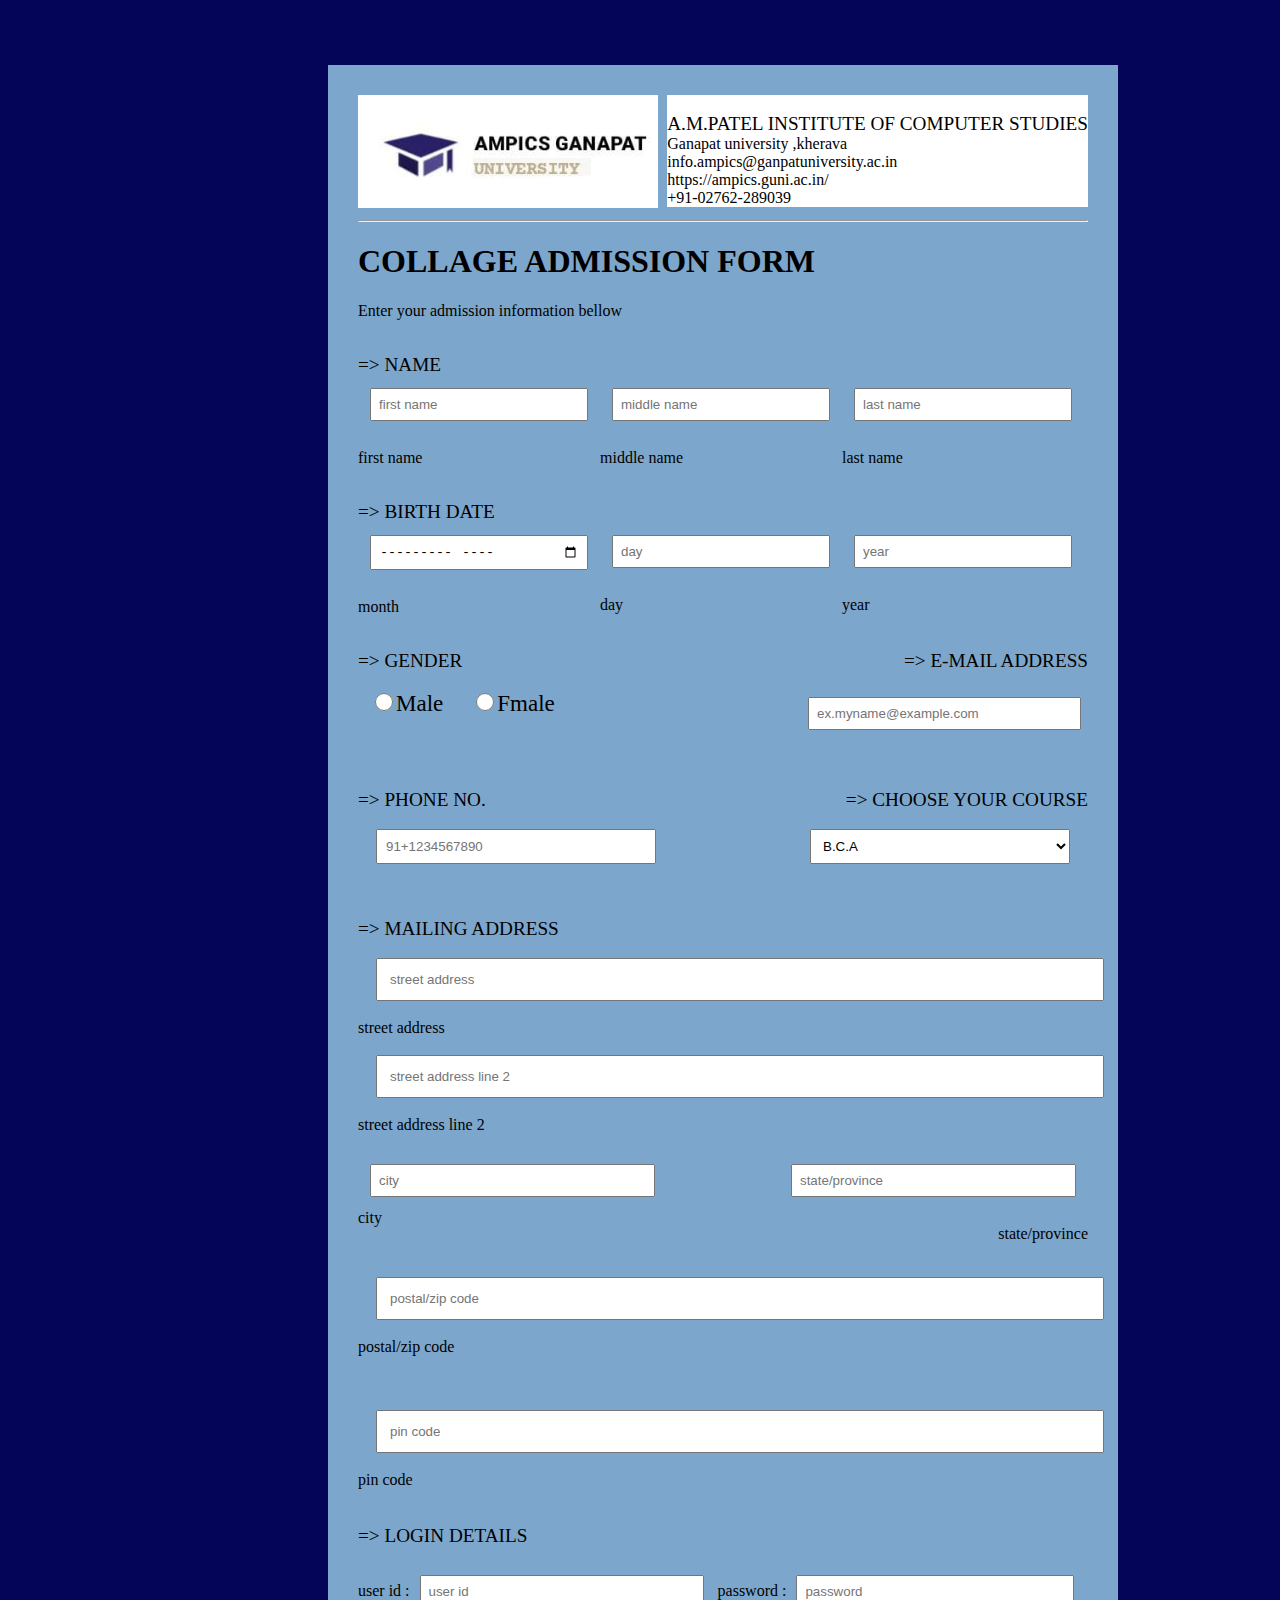
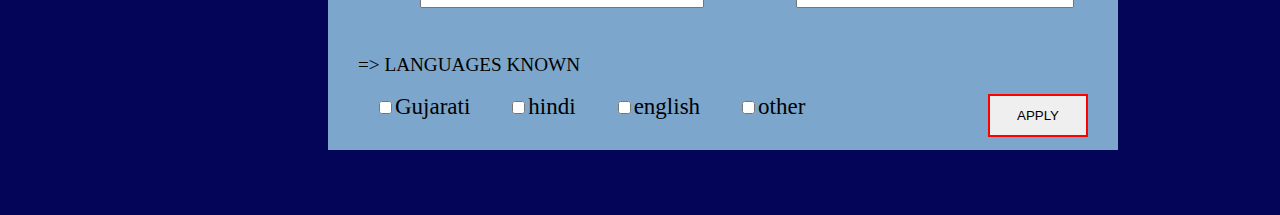
<file: amp/admission.html>
<!DOCTYPE html>
<html lang="en">
<head>
    <meta charset="UTF-8">
    <meta name="viewport" content="width=device-width, initial-scale=1.0">
    <title>admission form</title>
    <style>
    
    body
    {
        background-color: rgb(4, 4, 89);
    }

.adm
{
    background-color: white ;
    /* display: flex; */
    float: right;
    height: 150 px;
    
}
.form
{
    background-color: rgb(124, 166, 203);
    width: 730px;
    margin: 65px;
    padding: 30px;
    margin-left: 320px;
}
.a
{
    display: flex;

}
input[type=text],[type=month],[type=number]{
  
        margin: 12px;
        padding: 7px;
        width: 200px;
}
input[type=email]
{
    margin: 15px;
        padding: 7px;
        width: 255px;
}
input[type=text]:focus,[type=month]:focus,[type=number]:focus,[type=email]:focus,select:focus {
  background-color: lightblue;
}

label
{
    font-size: 23px;
    margin: 17px;    
}
    input[type="radio"] {
  width: 18px;
  height: 18px;
}
button
{
    border: 2px solid red;
    float: right;
    padding: 12px;
    width: 100px;
}

button:hover
{
    background-color: black;
    color: aliceblue;
}
    </style>
</head>
<body>
    <div class="form">

        <form>
            <img src="form.jpg" width="300">
            <div class="adm"><br><big>A.M.PATEL INSTITUTE OF COMPUTER STUDIES </big><br>
                    Ganapat university ,kherava<br>
                    info.ampics@ganpatuniversity.ac.in<br>
                    https://ampics.guni.ac.in/<br>
                     +91-02762-289039
            </div><hr>
            <h1>COLLAGE ADMISSION FORM</h1>
            <p>Enter your admission information bellow</p><br>

            <big>=> NAME</big>
            <div class="a">
             <span><input type="text" placeholder="first name"><p>first name</p></span>
             <span><input type="text" placeholder="middle name"><p>middle name</p></span>
             <span><input type="text" placeholder="last name"><p>last name</p></span>
            </div>
            <br>
            <big>=> BIRTH DATE</big>
            <div class="a">
             <span><input type="month"><p>month</p></span>
             <span><input type="number" placeholder="day"><p>day</p></span>
             <span><input type="text" placeholder="year"><p>year</p></span>
            </div>
            <br>
            <big>=> GENDER</big>  <big style="float: right;">=> E-MAIL ADDRESS</big><br><br>
          <label style="margin: 12px;">  <input type="radio" value="male" name="gender">Male</label>
          <label style="margin: 12px;">  <input type="radio" value="female" name="gender">Fmale</label>
            
          
          <input type="email" placeholder="ex.myname@example.com" style="float: right; margin: 7px;"><br><br><br><br><br>

          <big>=> PHONE NO.</big>  <big style="float: right;">=> CHOOSE YOUR COURSE</big>  <br>
        <input type="number"placeholder="91+1234567890" style="margin: 18px; padding: 8px; width: 260px;">  <select style="float: right; margin: 18px; padding: 8px; width: 260px">
                                <option>B.C.A</option>
                                <option>M.C.A</option>
                                <option>IMCA</option>
                                <option>HON.BCA</option>
                                </select><br><br><br>

        <big>=> MAILING ADDRESS</big> <br>
        <input type="text" style="margin: 18px; padding: 12px; width: 700px;" placeholder="street address"><br>street address
        <input type="text" style="margin: 18px; padding: 12px; width: 700px;" placeholder="street address line 2"><br>street address line 2<br><br>

        <input type="text" placeholder="city" style="margin: 12px;
        padding: 7px;
        width: 267px;">  <input type="text" placeholder="state/province" style="margin: 12px; float: right;
        padding: 7px;
        width: 267px;" ><br>
        city<p style="float: right;">state/province</p><br>
        <input type="text" style="margin: 18px; padding: 12px; width: 700px;" placeholder="postal/zip code"><br>postal/zip code<br><br><br>
        <input type="text" style="margin: 18px; padding: 12px; width: 700px;" placeholder="pin code"><br>pin code<br><br><br>
        
        <big>=> LOGIN DETAILS</big> <br><br>
        user id :<input type="text" placeholder="user id "  style="margin: 10px;
        padding: 7px;
        width: 266px;"> 
        password :<input type="text" placeholder="password "  style="margin: 10px;
        padding: 7px;
        width: 260px;"> <br><br><br>

<big>=> LANGUAGES KNOWN</big> <br><br>
<label><input type="checkbox" name="l" value="gujarati">Gujarati</label>
<label><input type="checkbox" name="l" value="hindi">hindi</label>
<label><input type="checkbox" name="l" value="english">english</label>
<label><input type="checkbox" name="l" value="other">other</label>
        
    <button>APPLY</button>
</form>

    </div>
</body>
</html>
</file>
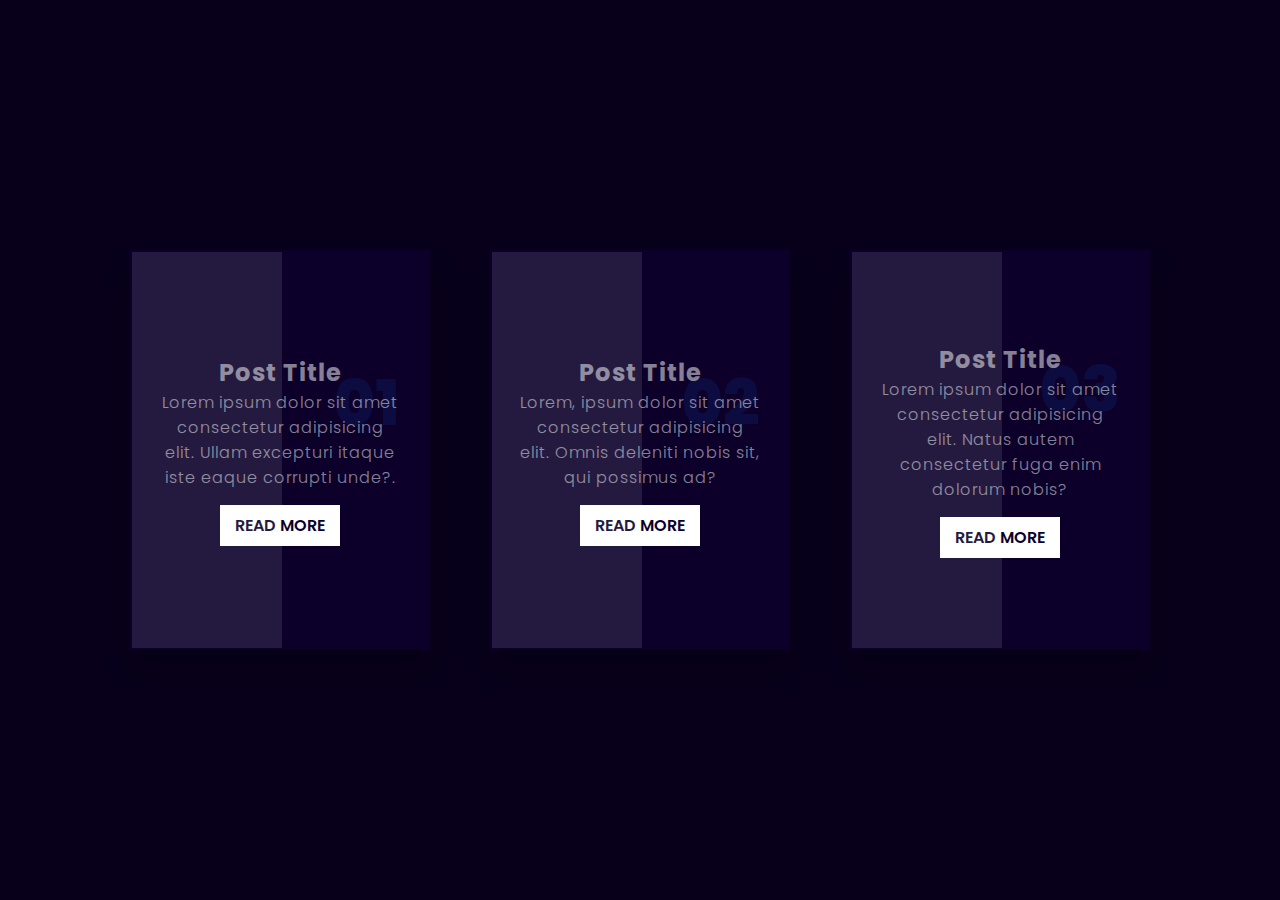
<file: amp/index1.html>
<!DOCTYPE html>
<html lang="en">
<head>
  <meta charset="UTF-8">
  <meta name="viewport" content="width=device-width, initial-scale=1.0">
  <link rel="stylesheet" href="index1.css">
  <title>Document</title>
</head>
<body>

<div class="container">
  <div class="card">
    <span></span>
    <span></span>
    <span></span>
    <span></span>
    <div class="content">
      <h2>01</h2>
      <h3>Post Title</h3>
      <p>Lorem ipsum dolor sit amet consectetur adipisicing elit. Ullam excepturi itaque iste eaque corrupti unde?.</p>
      <a href="#">Read More</a>
    </div>
  </div>
  <div class="card">
    <span></span>
    <span></span>
    <span></span>
    <span></span>
    <div class="content">
      <h2>02</h2>
      <h3>Post Title</h3>
      <p>Lorem, ipsum dolor sit amet consectetur adipisicing elit. Omnis deleniti nobis sit, qui possimus ad?</p>
      <a href="#">Read More</a>
    </div>
  </div>
  <div class="card">
    <span></span>
    <span></span>
    <span></span>
    <span></span>
    <div class="content">
      <h2>03</h2>
      <h3>Post Title</h3>
      <p>Lorem ipsum dolor sit amet consectetur adipisicing elit. Natus autem consectetur fuga enim dolorum nobis?</p>
      <a href="#">Read More</a>
    </div>
  </div>
</div>

</body>
</html>
</file>
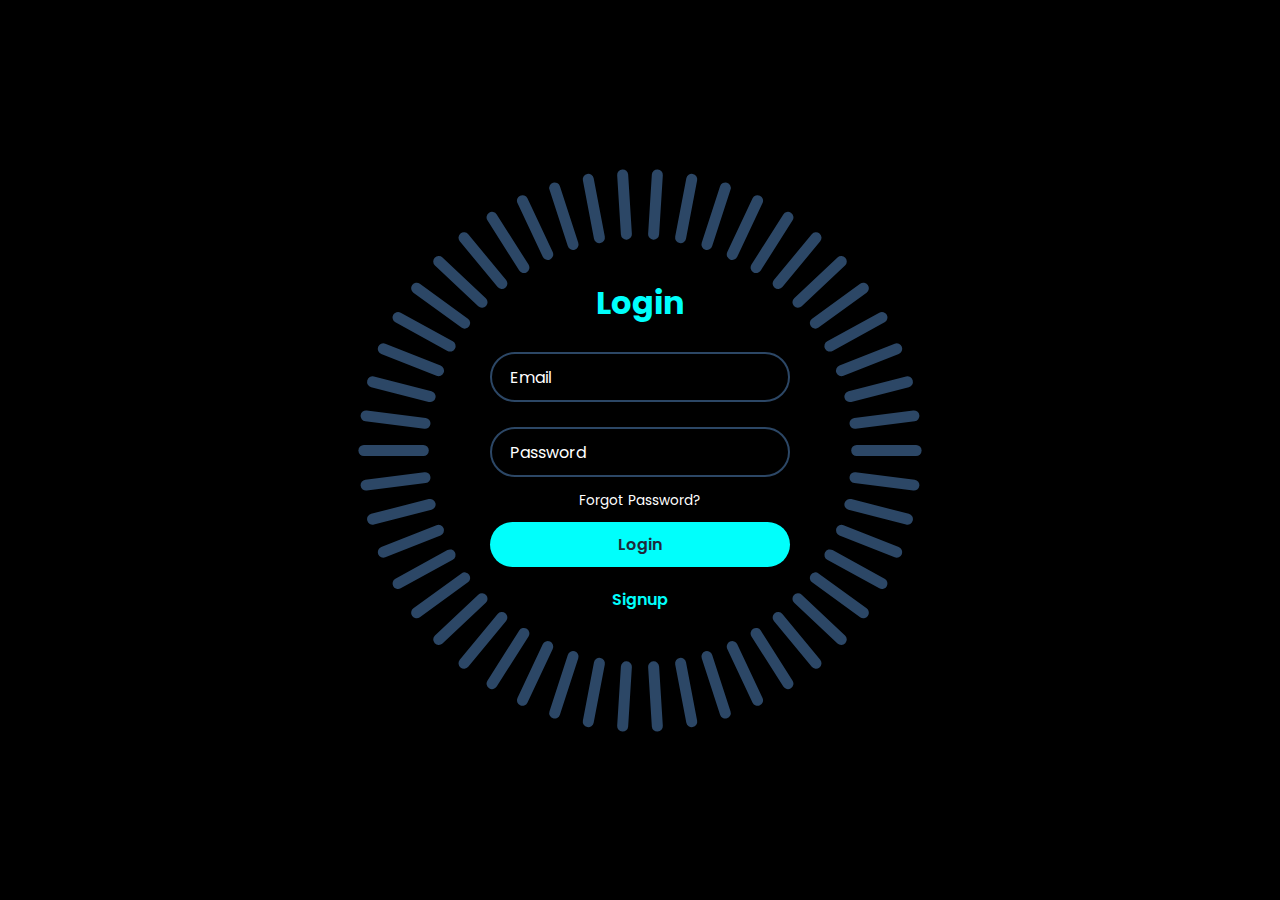
<file: amp/login.html>
<!DOCTYPE html>
<html lang="en" >
<head>
  <meta charset="UTF-8">
  <title>login  form</title>
  <link rel="stylesheet" href="https://cdnjs.cloudflare.com/ajax/libs/font-awesome/5.15.3/css/all.min.css">

  <style>
    @import url("https://fonts.googleapis.com/css2?family=Poppins:wght@400;500&display=swap");
* {
  margin: 0;
  padding: 0;
  font-family: "Poppins";
  box-sizing: border-box;
}

body {
  display: flex;
  justify-content: center;
  align-items: center;
  background: #000;
  min-height: 100vh;
}

.container {
  position: relative;
  width: 256px;
  height: 256px;
  display: flex;
  justify-content: center;
  align-items: center;
}

.container span {
  position: absolute;
  left: 0;
  width: 32px;
  height: 5px;
  background: #2c4766;
  border-radius: 8px;
  transform-origin: 128px;
  transform: scale(2.2) rotate(calc(var(--i) * (360deg / 50)));
  animation: animateBlink 1s linear infinite;
  animation-delay: calc(var(--i) * (3s / 50));
}

@keyframes animateBlink {
  0% {
    background: #00fffc;
  }

  25% {
    background: #2c4766;
  }
}

.login-box {
  position: absolute;
  width: 400px;
}

.login-box form {
  width: 100%;
  padding: 0 50px;
}

h2 {
  font-size: 2em;
  color: #00fffc;
  text-align: center;
}
.input-box {
  position: relative;
  margin: 25px 0;
}

.input-box input {
  width: 100%;
  height: 50px;
  background: transparent;
  border: 2px solid #2c4766;
  outline: none;
  border-radius: 40px;
  font-size: 1em;
  color: #fff;
  padding: 0 20px;
  transition: 0.5s;
}

.input-box input:focus,
.input-box input:valid {
  border-color: #00fffc;
}

.input-box label {
  position: absolute;
  top: 50%;
  left: 20px;
  transform: translateY(-50%);
  font-size: 1em;
  color: #fff;
  pointer-events: none;
  transition: 0.5s ease;
}

.input-box input:focus ~ label,
.input-box input:valid ~ label {
  top: 1px;
  font-size: 0.8em;
  background-color: #1f293a;
  padding: 0 6px;
  color: #00fffc;
}

.forgot-password {
  margin: -15px 0 10px;
  text-align: center;
}

.forgot-password a {
  font-size: 0.85em;
  color: #fff;
  text-decoration: none;
}

.forgot-password a:hover {
  text-decoration: underline;
}

.btn {
  width: 100%;
  height: 45px;
  border-radius: 45px;
  background: #00fffc;
  border: none;
  outline: none;
  cursor: pointer;
  font-size: 1em;
  color: #1f293a;
  font-weight: 600;
}

.signup-link {
  margin: 20px 0 10px;
  text-align: center;
}

.signup-link a {
  font-size: 1em;
  color: #00fffc;
  text-decoration: none;
  font-weight: 600;
}

.signup-link a:hover {
  text-decoration: underline;
}


    /* -- YouTube Link Styles -- */

    #source-link {
      top: 60px;
    }

    #source-link>i {
      color: rgb(94, 106, 210);
    }

    #yt-link {
      top: 10px;
    }

    #yt-link>i {
      color: rgb(219, 31, 106);

    }

    .meta-link {
      align-items: center;
      backdrop-filter: blur(3px);
      background-color: rgba(255, 255, 255, 0.05);
      border: 1px solid rgba(255, 255, 255, 0.1);
      border-radius: 6px;
      box-shadow: 2px 2px 2px rgba(0, 0, 0, 0.1);
      cursor: pointer;
      display: inline-flex;
      gap: 5px;
      left: 10px;
      padding: 10px 20px;
      position: fixed;
      text-decoration: none;
      transition: background-color 600ms, border-color 600ms;
      z-index: 10000;
    }

    .meta-link:hover {
      background-color: rgba(255, 255, 255, 0.1);
      border: 1px solid rgba(255, 255, 255, 0.2);
    }

    .meta-link>i,
    .meta-link>span {
      height: 20px;
      line-height: 20px;
    }

    .meta-link>span {
      color: white;
      font-family: "Rubik", sans-serif;
      transition: color 600ms;
    }


  </style>

</head>
<body>
<div class="container">
  <div class="login-box">
    <h2>Login</h2>
    <form action="#">
      <div class="input-box">
        <input type="email" required>
        <label>Email</label>
      </div>
      <div class="input-box">
        <input type="password" required>
        <label>Password</label>
      </div>
      <div class="forgot-password">
        <a href="#">Forgot Password?</a>
      </div>
      <button type="submit" class="btn">Login</button>
      <div class="signup-link">
        <a href="#">Signup</a>
      </div>
    </form>
  </div>

  <span style="--i:0;"></span>
  <span style="--i:1;"></span>
  <span style="--i:2;"></span>
  <span style="--i:3;"></span>
  <span style="--i:4;"></span>
  <span style="--i:5;"></span>
  <span style="--i:6;"></span>
  <span style="--i:7;"></span>
  <span style="--i:8;"></span>
  <span style="--i:9;"></span>
  <span style="--i:10;"></span>
  <span style="--i:11;"></span>
  <span style="--i:12;"></span>
  <span style="--i:13;"></span>
  <span style="--i:14;"></span>
  <span style="--i:15;"></span>
  <span style="--i:16;"></span>
  <span style="--i:17;"></span>
  <span style="--i:18;"></span>
  <span style="--i:19;"></span>
  <span style="--i:20;"></span>
  <span style="--i:21;"></span>
  <span style="--i:22;"></span>
  <span style="--i:23;"></span>
  <span style="--i:24;"></span>
  <span style="--i:25;"></span>
  <span style="--i:26;"></span>
  <span style="--i:27;"></span>
  <span style="--i:28;"></span>
  <span style="--i:29;"></span>
  <span style="--i:30;"></span>
  <span style="--i:31;"></span>
  <span style="--i:32;"></span>
  <span style="--i:33;"></span>
  <span style="--i:34;"></span>
  <span style="--i:35;"></span>
  <span style="--i:36;"></span>
  <span style="--i:37;"></span>
  <span style="--i:38;"></span>
  <span style="--i:39;"></span>
  <span style="--i:40;"></span>
  <span style="--i:41;"></span>
  <span style="--i:42;"></span>
  <span style="--i:43;"></span>
  <span style="--i:44;"></span>
  <span style="--i:45;"></span>
  <span style="--i:46;"></span>
  <span style="--i:47;"></span>
  <span style="--i:48;"></span>
  <span style="--i:49;"></span>
</div>

</body>
</html>
</file>
<file: amp/index1.css>
@import url('https://fonts.googleapis.com/css2?family=Poppins:wght@200;300;400;500;600;700;800;900&display=swap');

body {
  margin: 0;
  font-family: 'Poppins', sans-serif;
  display: flex;
  justify-content: center;
  align-items: center;
  background: #08001b;
  min-height: 100vh;
}

.container {
  width: 1100px;
  display: flex;
  justify-content: center;
  align-items: center;
  flex-wrap: wrap;
}

  .container:hover .card {
    opacity: .3;
  }

  .container .card {
    position: relative;
    display: flex;
    justify-content: center;
    align-items: center;
    width: 300px;
    height: 400px;
    background: #0c002b;
    margin: 30px;
    box-shadow: 0 20px 30px #00000033;
    overflow: hidden;
  }

    .container .card:before {
      content: '';
      position: absolute;
      top: 2px;
      left: 2px;
      bottom: 2px;
      width: 50%;
      background: #ffffff1a;
      pointer-events: none;
    }
    
    .container .card .content {
      padding: 30px;
      text-align: center;
      color: #fff;
    }

      .container .card .content * {
        margin: 0;
      }

      .container .card .content a {
        display: inline-block;
        margin-top: 15px;
        padding: 8px 15px;
        background: #fff;
        color: #0c002b;
        text-decoration: none;
        text-transform: uppercase;
        font-weight: 600;
      }

      .container .card .content h2 {
        position: absolute;
        right: 30px;
        font-size: 4em;
        font-weight: 800;
        color: #1779ff;
        opacity: .1;
        transition: .5s;
      }

        .container .card:hover .content h2 {
          transform: translateY(-70px);
        }

      .container .card .content h3 {
        position: relative;
        font-size: 1.5em;
        letter-spacing: 1px;
        z-index: 1;
        opacity: .5;
        transition: .5s;
      }

      .container .card .content p {
        position: relative;
        font-weight: 300;
        letter-spacing: 1px;
        opacity: .5;
        z-index: 1;
      }

        .container .card:hover,
        .container .card:hover .content h2, 
        .container .card:hover .content h3,
        .container .card:hover .content p,
        .container .card:hover span {
          opacity: 1;
        }

    .container .card span {
      position: absolute;
      transition: .5;
      opacity: 0;
    }

      .container .card span:nth-child(1) {
        top: 0;
        left: 0;
        width: 100%;
        height: 3px;
        background: linear-gradient(to right, transparent, #1779ff);
        animation: borderTop 1s linear infinite;
      }

      .container .card span:nth-child(2) {
        top: 0;
        right: 0;
        width: 3px;
        height: 100%;
        background: linear-gradient(to bottom, transparent, #1779ff);
        animation: borderRight 1s linear infinite;
        animation-delay: .5s;
      }

      .container .card span:nth-child(3) {
        bottom: 0;
        left: 0;
        width: 100%;
        height: 3px;
        background: linear-gradient(to left, transparent, #1779ff);
        animation: borderBottom 1s linear infinite;
      }

      .container .card span:nth-child(4) {
        top: 0;
        left: 0;
        width: 3px;
        height: 100%;
        background: linear-gradient(to top, transparent, #1779ff);
        animation: borderLeft 1s linear infinite;
        animation-delay: .5s;
      }

@keyframes borderTop {
  0% { transform: translateX(-100%); }
  100% { transform: translateX(100%); }
}

@keyframes borderRight {
  0% { transform: translateY(-100%); }
  100% { transform: translateY(100%); }
}

@keyframes borderBottom {
  0% { transform: translateX(100%); }
  100% { transform: translateX(-100%); }
}

@keyframes borderLeft {
  0% { transform: translateY(100%); }
  100% { transform: translateY(-100%); }
}
</file>
